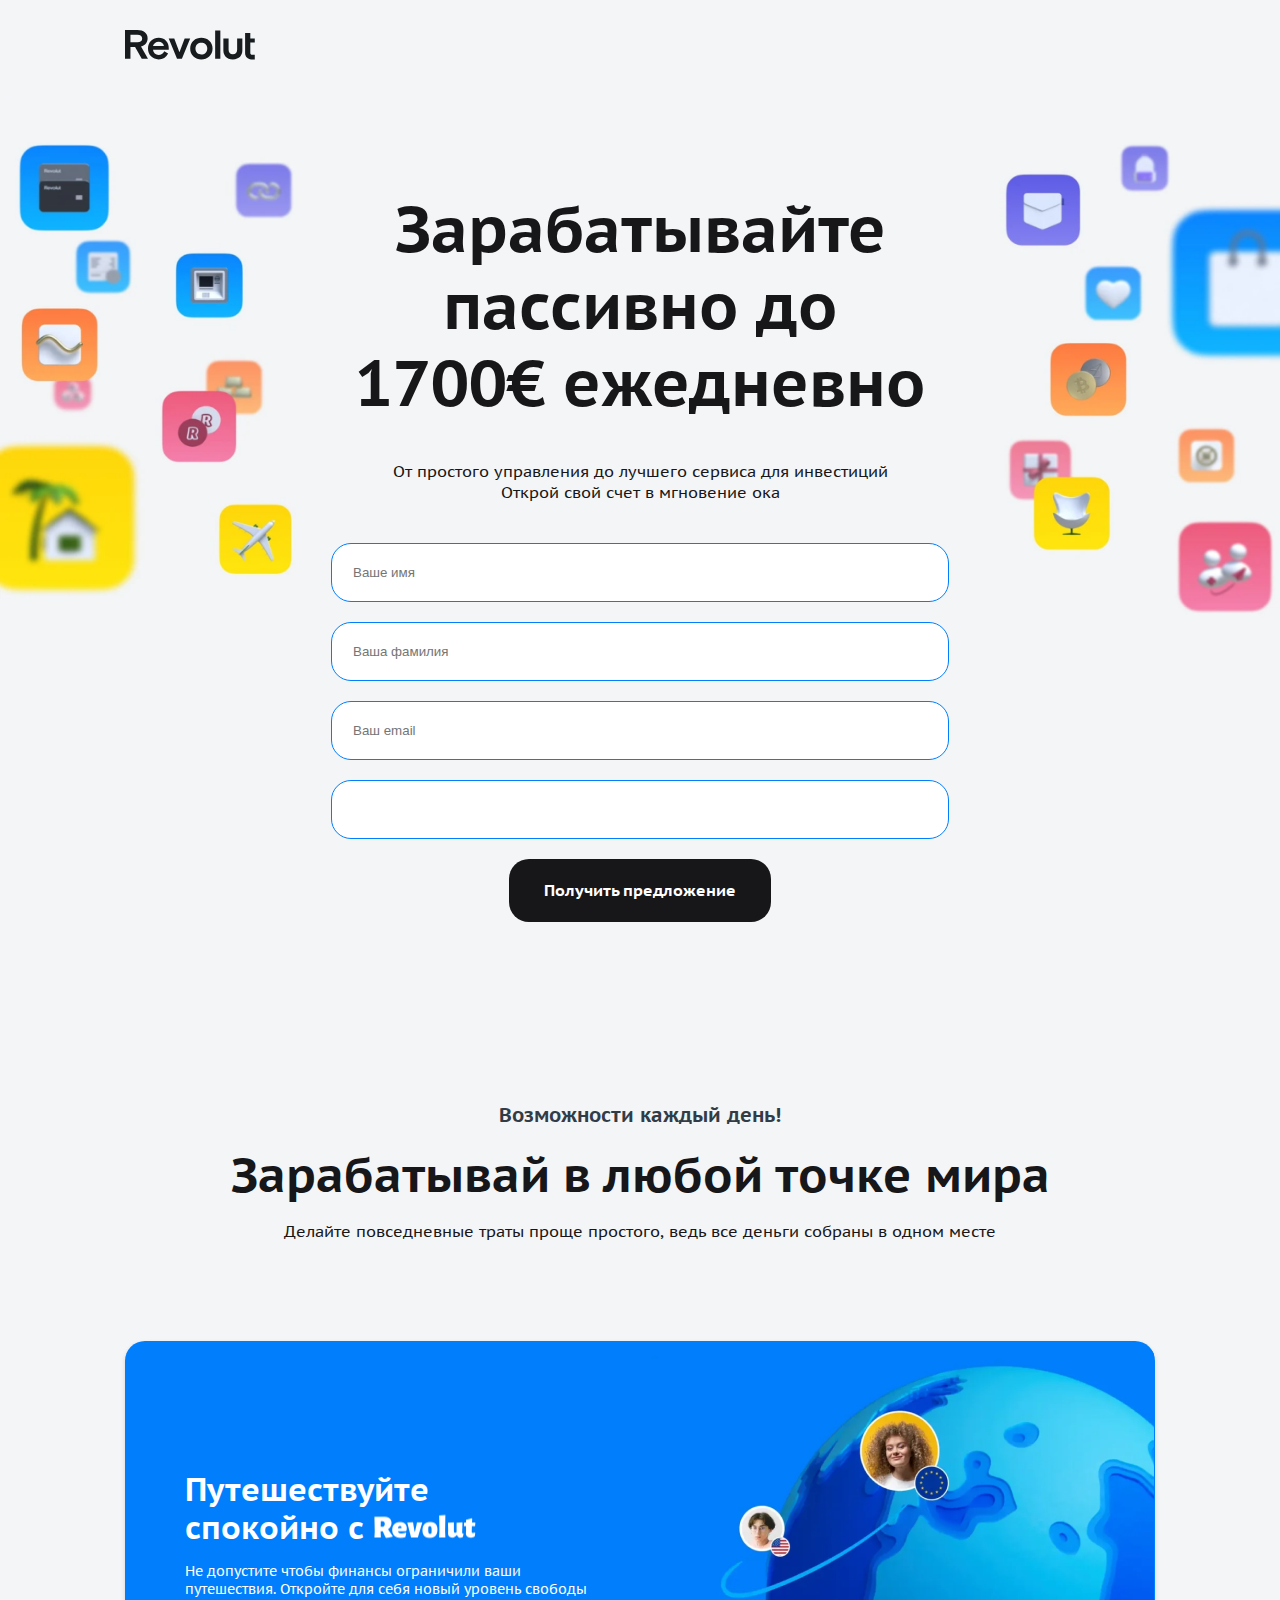
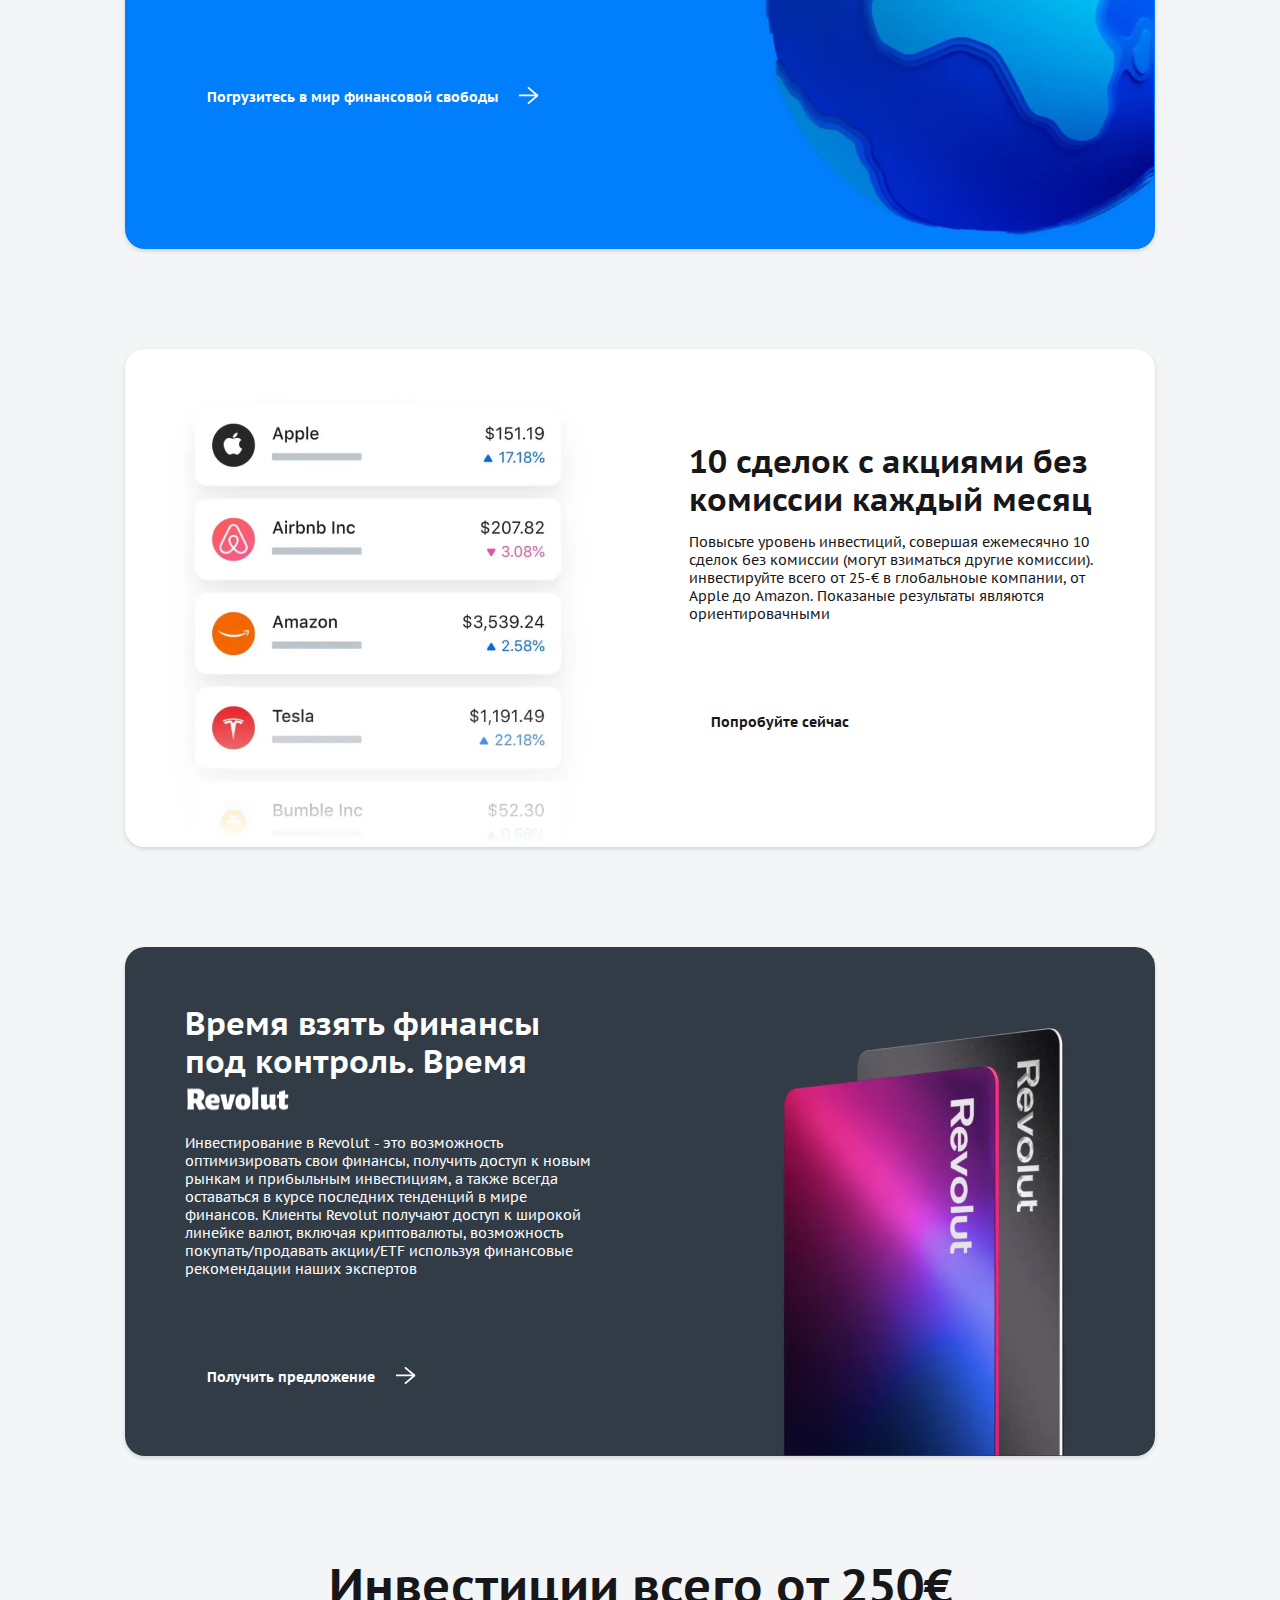
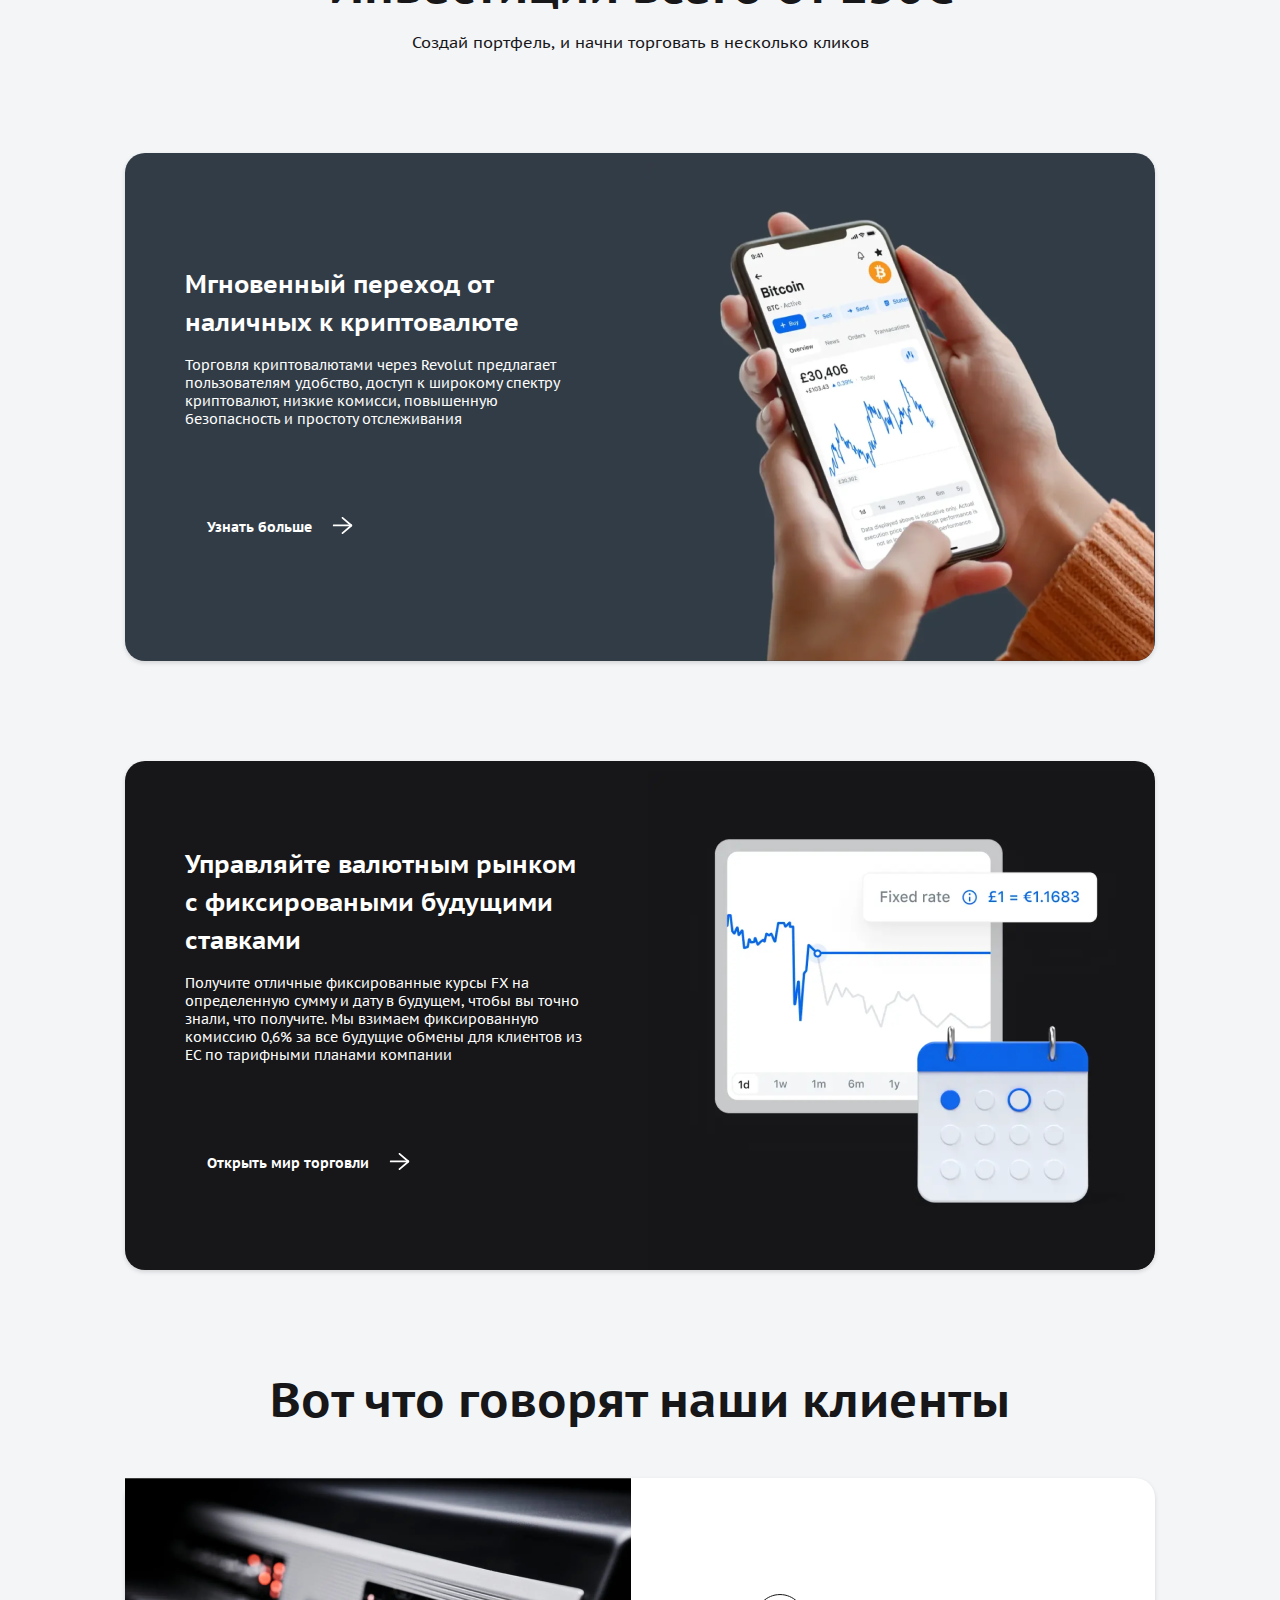
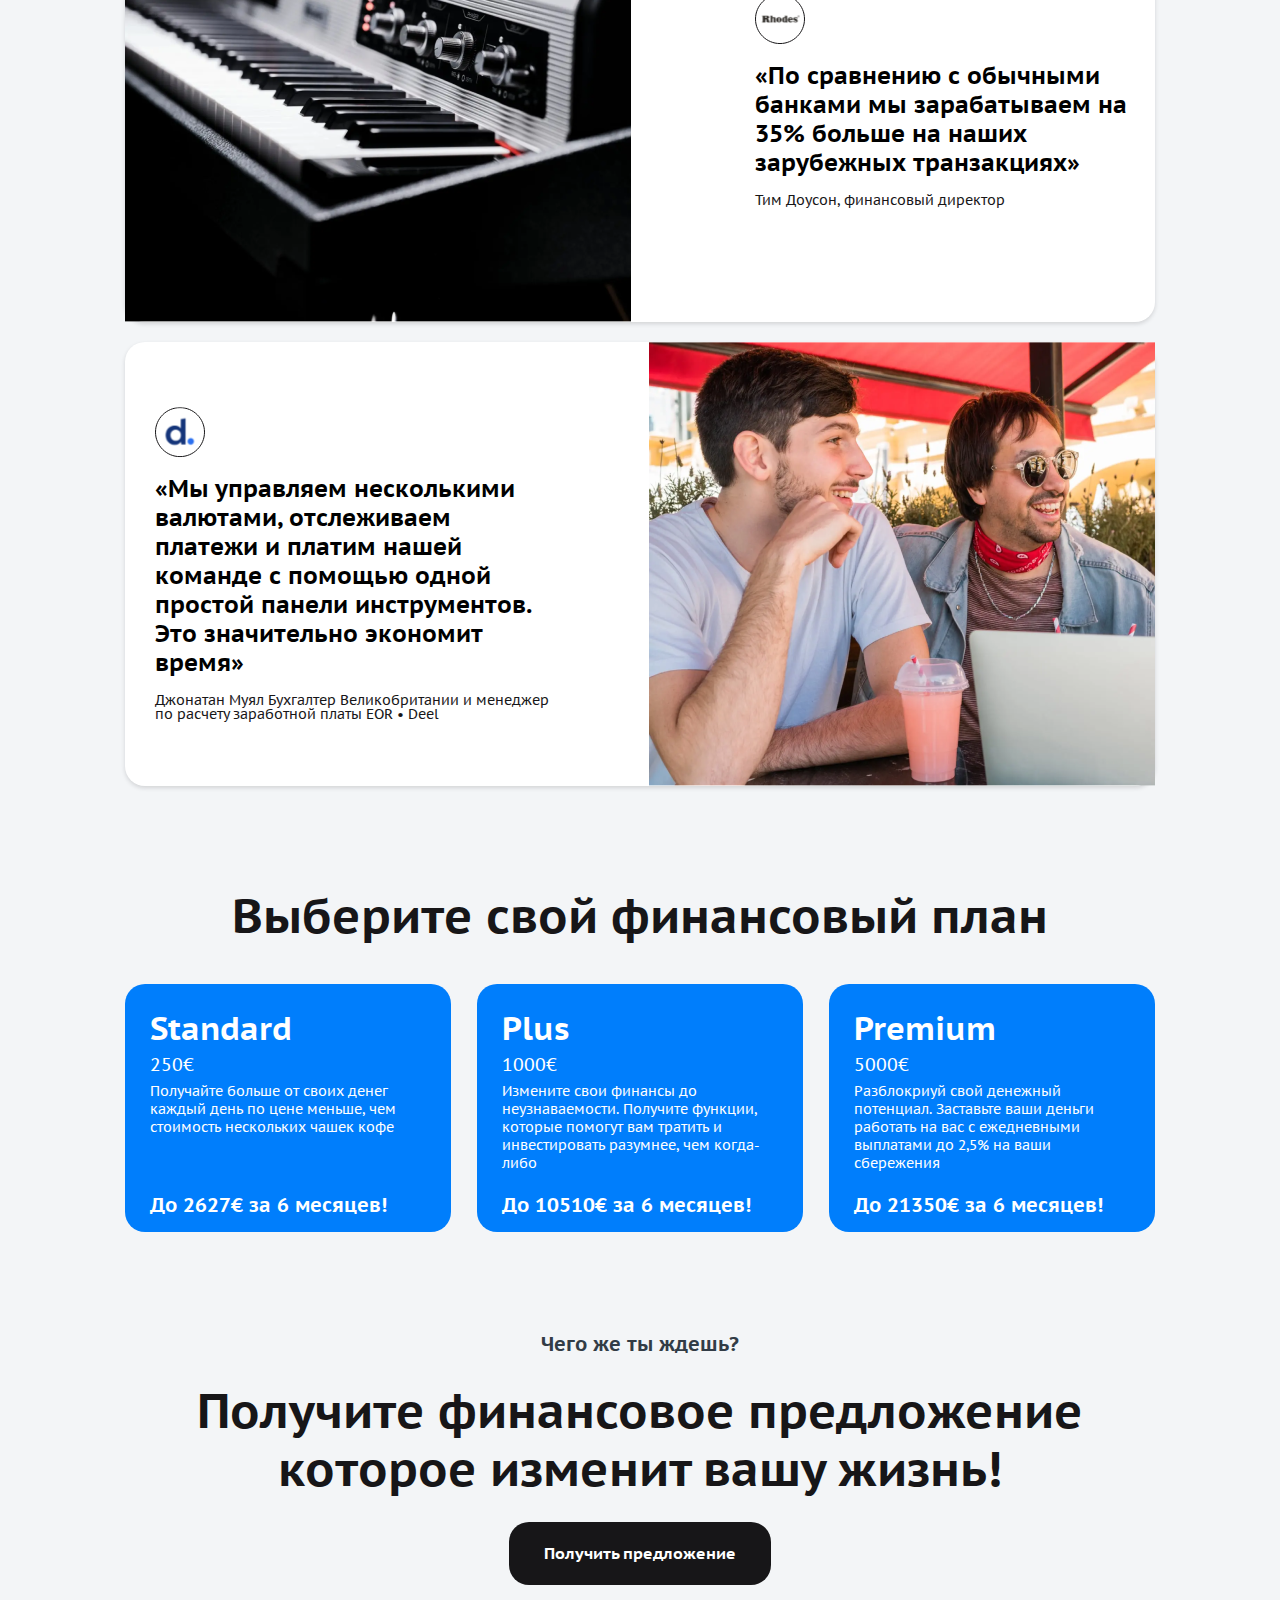
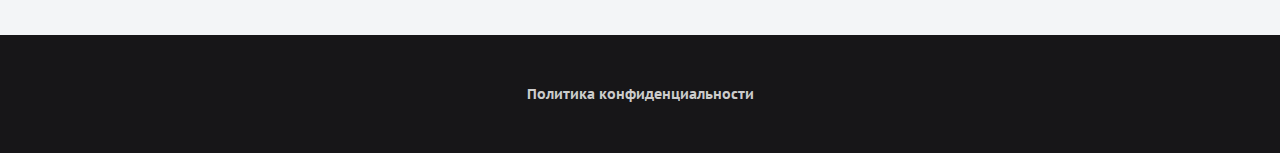
<file: index.html>
<!DOCTYPE html>
<html lang="ru">

<head>
    <meta charset="UTF-8">
    <meta http-equiv="X-UA-Compatible" content="IE=edge">
    <meta name="viewport" content="width=device-width, initial-scale=1.0">
    <title>Revolut</title>
    <!-- Fonts -->
    <link rel="preconnect" href="https://fonts.googleapis.com">
    <link rel="preconnect" href="https://fonts.gstatic.com" crossorigin>
    <link href="https://fonts.googleapis.com/css2?family=PT+Sans+Caption:wght@400;700&display=swap" rel="stylesheet">
    <!-- styles -->
    <link rel="stylesheet" href="adict/adict.css">
    <link rel="stylesheet" href="adict/intlTelInput.css">
    <link rel="stylesheet" href="css/style.min.css">
</head>

<body>

    <header class="header">
        <div class="container">
            <div class="header__logo">
                <img class="header__logo-img" src="images/logo.svg.svg" alt="">
            </div>
        </div>
    </header>

    <main class="main">
        <section class="promo">
            <div class="promo__wrapper">
                <div class="promo__img">
                    <img class="promo__img-link" src="images/promo.webp.png" alt="">

                </div>


                <div class="container">
                    <div id="feedback" class="promo__content">
                        <div class="promo__text">
                            <h1 class="promo__title">
                                Зарабатывайте пассивно до <br> 1700€ ежедневно
                            </h1>

                            <p class="promo__description">
                                От простого управления до лучшего сервиса для инвестиций
                            </p>
                            <p class="promo__description">
                                Открой свой счет в мгновение ока
                            </p>
                        </div>

                        <div class="promo__feedback">
                            <form class="promo__form form" action="api.php" method="post" id="form">
                                <input class="promo__input" name="f_name" placeholder="Ваше имя" type="text">
                                <input class="promo__input" name="l_name" placeholder="Ваша фамилия" type="text">
                                <input class="promo__input" name="email" placeholder="Ваш email" type="email">
                                <input class="promo__input" name="phone" placeholder="" type="tel">

                                <button class="promo__form-btn button" type="submit">Получить предложение</button>
                            </form>
                        </div>
                    </div>
                </div>
            </div>
        </section>

        <section class="info">
            <div class="container">
                <div class="info__head">
                    <p class="info__overhead">
                        Возможности каждый день!
                    </p>

                    <h4 class="info__title">
                        Зарабатывай в любой точке мира
                    </h4>

                    <p class="info__description">
                        Делайте повседневные траты проще простого, ведь все деньги собраны в одном месте
                    </p>
                </div>

                <div class="info__content">
                    <div class="info__item">
                        <div class="info__text">
                            <h5 class="info__item-title">
                                Путешествуйте спокойно с <span><img src="images/rev.png" alt="revolut"></span>
                            </h5>

                            <p class="info__item-description">
                                Не допустите чтобы финансы ограничили ваши путешествия. Откройте для себя новый уровень
                                свободы
                            </p>

                            <button class="info__item-btn _link" value="feedback"> <span>Погрузитесь в мир финансовой свободы</span>
                                <span><svg width="21" height="18" viewBox="0 0 21 18" fill="none"
                                        xmlns="http://www.w3.org/2000/svg">
                                        <g clip-path="url(#clip0_1_31)">
                                            <path d="M1.56827 9.45312H19.463" stroke="white" stroke-width="1.78947"
                                                stroke-linecap="round" stroke-linejoin="round" />
                                            <path d="M10.5156 1.8479L19.463 9.45316L10.5156 17.0584" stroke="white"
                                                stroke-width="1.78947" stroke-linecap="round" stroke-linejoin="round" />
                                        </g>
                                        <defs>
                                            <clipPath id="clip0_1_31">
                                                <rect width="19.6842" height="17" fill="white"
                                                    transform="translate(0.673523 0.953125)" />
                                            </clipPath>
                                        </defs>
                                    </svg>
                                </span> </button>
                        </div>

                        <div class="info__img">
                            <img class="info__img-link" src="images/card_1.webp.png" alt="">
                        </div>
                    </div>
                    <div class="info__item-two">
                        <div class="info__img">
                            <img class="info__img-link" src="images/card_2.webp.png" alt="">
                        </div>

                        <div class="info__text">
                            <h5 class="info__item-title">
                                10 сделок с акциями без комиссии каждый месяц
                            </h5>

                            <p class="info__item-description">
                                Повысьте уровень инвестиций, совершая ежемесячно 10 сделок без комиссии (могут взиматься
                                другие комиссии). инвестируйте всего от 25-€ в глобальноые компании, от Apple до Amazon.
                                Показаные результаты являются ориентировачными
                            </p>

                            <button class="info__item-btn _link" value="feedback"> <span>Попробуйте сейчас</span> <span><svg width="21"
                                        height="18" viewBox="0 0 21 18" fill="none" xmlns="http://www.w3.org/2000/svg">
                                        <g clip-path="url(#clip0_1_63)">
                                            <path d="M1.25574 8.90625H19.1505" stroke="white" stroke-width="1.78947"
                                                stroke-linecap="round" stroke-linejoin="round" />
                                            <path d="M10.2031 1.30103L19.1505 8.90629L10.2031 16.5116" stroke="white"
                                                stroke-width="1.78947" stroke-linecap="round" stroke-linejoin="round" />
                                        </g>
                                        <defs>
                                            <clipPath id="clip0_1_63">
                                                <rect width="19.6842" height="17" fill="white"
                                                    transform="translate(0.361023 0.40625)" />
                                            </clipPath>
                                        </defs>
                                    </svg>
                                </span></button>
                        </div>
                    </div>

                    <div class="info__item-three info__item">
                        <div class="info__text">
                            <h5 class="info__item-title">
                                Время взять финансы под контроль. Время <span><img src="images/rev.png"
                                        alt="revolut"></span>
                            </h5>

                            <p class="info__item-description">
                                Инвестирование в Revolut - это возможность оптимизировать свои финансы, получить доступ
                                к новым рынкам и прибыльным инвестициям, а также всегда оставаться в курсе последних
                                тенденций в мире финансов. Клиенты Revolut получают доступ к широкой линейке валют,
                                включая криптовалюты, возможность покупать/продавать акции/ETF используя финансовые
                                рекомендации наших экспертов
                            </p>

                            <button class="info__item-btn _link" value="feedback"> <span>Получить предложение</span>
                                <span><svg width="21" height="18" viewBox="0 0 21 18" fill="none"
                                        xmlns="http://www.w3.org/2000/svg">
                                        <g clip-path="url(#clip0_1_31)">
                                            <path d="M1.56827 9.45312H19.463" stroke="white" stroke-width="1.78947"
                                                stroke-linecap="round" stroke-linejoin="round" />
                                            <path d="M10.5156 1.8479L19.463 9.45316L10.5156 17.0584" stroke="white"
                                                stroke-width="1.78947" stroke-linecap="round" stroke-linejoin="round" />
                                        </g>
                                        <defs>
                                            <clipPath id="clip0_1_31">
                                                <rect width="19.6842" height="17" fill="white"
                                                    transform="translate(0.673523 0.953125)" />
                                            </clipPath>
                                        </defs>
                                    </svg>
                                </span> </button>
                        </div>

                        <div class="info__img">
                            <img class="info__img-link" src="images/card_3.webp.png" alt="">
                        </div>
                    </div>

                    <div class="info__head info__head-two">
                        <h4 class="info__title">
                            Инвестиции всего от 250€
                        </h4>

                        <p class="info__description">
                            Создай портфель, и начни торговать в несколько кликов
                        </p>
                    </div>

                    <div class="info__item info__item-four">
                        <div class="info__text">
                            <h5 class="info__item-title">
                                Мгновенный переход от наличных к криптовалюте
                            </h5>

                            <p class="info__item-description">
                                Торговля криптовалютами через Revolut предлагает пользователям удобство, доступ к
                                широкому спектру криптовалют, низкие комисси, повышенную безопасность и простоту
                                отслеживания
                            </p>

                            <button class="info__item-btn _link" value="feedback"> <span>Узнать больше</span>
                                <span><svg width="21" height="18" viewBox="0 0 21 18" fill="none"
                                        xmlns="http://www.w3.org/2000/svg">
                                        <g clip-path="url(#clip0_1_31)">
                                            <path d="M1.56827 9.45312H19.463" stroke="white" stroke-width="1.78947"
                                                stroke-linecap="round" stroke-linejoin="round" />
                                            <path d="M10.5156 1.8479L19.463 9.45316L10.5156 17.0584" stroke="white"
                                                stroke-width="1.78947" stroke-linecap="round" stroke-linejoin="round" />
                                        </g>
                                        <defs>
                                            <clipPath id="clip0_1_31">
                                                <rect width="19.6842" height="17" fill="white"
                                                    transform="translate(0.673523 0.953125)" />
                                            </clipPath>
                                        </defs>
                                    </svg>
                                </span> </button>
                        </div>

                        <div class="info__img">
                            <img class="info__img-link" src="images/card_4.webp.png" alt="">
                        </div>
                    </div>
                    <div class="info__item info__item-five">
                        <div class="info__text">
                            <h5 class="info__item-title">
                                Управляйте валютным рынком с фиксироваными будущими ставками
                            </h5>

                            <p class="info__item-description">
                                Получите отличные фиксированные курсы FX на определенную сумму и дату в будущем, чтобы
                                вы точно знали, что получите. Мы взимаем фиксированную комиссию 0,6% за все будущие
                                обмены для клиентов из ЕС по тарифными планами компании
                            </p>

                            <button class="info__item-btn _link" value="feedback"> <span>Открыть мир торговли</span>
                                <span><svg width="21" height="18" viewBox="0 0 21 18" fill="none"
                                        xmlns="http://www.w3.org/2000/svg">
                                        <g clip-path="url(#clip0_1_31)">
                                            <path d="M1.56827 9.45312H19.463" stroke="white" stroke-width="1.78947"
                                                stroke-linecap="round" stroke-linejoin="round" />
                                            <path d="M10.5156 1.8479L19.463 9.45316L10.5156 17.0584" stroke="white"
                                                stroke-width="1.78947" stroke-linecap="round" stroke-linejoin="round" />
                                        </g>
                                        <defs>
                                            <clipPath id="clip0_1_31">
                                                <rect width="19.6842" height="17" fill="white"
                                                    transform="translate(0.673523 0.953125)" />
                                            </clipPath>
                                        </defs>
                                    </svg>
                                </span> </button>
                        </div>

                        <div class="info__img">
                            <img class="info__img-link" src="images/card_5.webp.png" alt="">
                        </div>
                    </div>
                </div>
            </div>
        </section>

        <section class="coments">
            <div class="container">
                <div class="coments__head">
                    <h4 class="coments__title">
                        Вот что говорят наши клиенты
                    </h4>
                </div>

                <div class="coments__content">
                    <div class="coments__item">
                        <div class="coments__img">
                            <img class="coments__img-link" src="images/card_6.webp.png" alt="">
                        </div>

                        <div class="coments__info">
                            <img class="coments__info-icon" src="images/rhodes.svg.svg" alt="">

                            <p class="coments__text">
                                «По сравнению с обычными банками мы зарабатываем на 35% больше на наших зарубежных
                                транзакциях»
                            </p>

                            <p class="coments__desciprion">
                                Тим Доусон, финансовый директор
                            </p>
                        </div>
                    </div>
                    <div class="coments__item">
                        <div class="coments__info">
                            <img class="coments__info-icon" src="images/dpoint.svg.svg" alt="">

                            <p class="coments__text">
                                «Мы управляем несколькими валютами, отслеживаем платежи и платим нашей команде с помощью
                                одной простой панели инструментов. Это значительно экономит время»
                            </p>

                            <p class="coments__desciprion">
                                Джонатан Муял Бухгалтер Великобритании и менеджер по расчету заработной платы EOR • Deel
                            </p>
                        </div>

                        <div class="coments__img">
                            <img class="coments__img-link" src="images/card_7.webp.png" alt="">
                        </div>
                    </div>
                </div>
            </div>
        </section>

        <section class="plan">
            <div class="container">
                <div class="plan__head">
                    <h4 class="plan__title">
                        Выберите свой финансовый план
                    </h4>
                </div>

                <div class="plan__content">
                    <div class="plan__item">
                        <h6 class="plan__item-title">
                            Standard
                        </h6>

                        <p class="plan__num">
                            250€
                        </p>

                        <p class="plan__text">
                            Получайте больше от своих денег каждый день по цене меньше, чем стоимость нескольких чашек
                            кофе
                        </p>

                        <p class="plan__description">
                            До 2627€ за 6 месяцев!
                        </p>
                    </div>
                    <div class="plan__item">
                        <h6 class="plan__item-title">
                            Plus
                        </h6>

                        <p class="plan__num">
                            1000€
                        </p>

                        <p class="plan__text">
                            Измените свои финансы до неузнаваемости. Получите функции, которые помогут вам тратить и инвестировать разумнее, чем когда-либо
                        </p>

                        <p class="plan__description">
                            До 10510€ за 6 месяцев!
                        </p>
                    </div>
                    <div class="plan__item">
                        <h6 class="plan__item-title">
                            Premium
                        </h6>

                        <p class="plan__num">
                            5000€
                        </p>

                        <p class="plan__text">
                            Разблокриуй свой денежный потенциал. Заставьте ваши деньги работать на вас с ежедневными выплатами до 2,5% на ваши сбережения
                        </p>

                        <p class="plan__description">
                            До 21350€ за 6 месяцев!
                        </p>
                    </div>
                </div>
            </div>
        </section>

        <section class="offer">
            <div class="container">
                <div class="offer__content">
                    <div class="offer__overhead">
                        <p>
                            Чего же ты ждешь?
                        </p>
                    </div>

                    <div class="offer__title">
                        <h4>
                            Получите финансовое предложение которое изменит вашу жизнь!
                        </h4>
                    </div>

                    <div class="offer__btn">
                        <button class="offer__button _link" value="feedback">Получить предложение</button>
                    </div>
                </div>
            </div>
        </section>
    </main>

    <footer class="footer">
        <div class="container">
            <div class="footer__content">
                <button class="footer__btn">
                    Политика конфиденциальности
                </button>
            </div>
        </div>
    </footer>


    <script src="js/main.min.js"></script>
    <script src="adict/adict.js"></script>
    <script src="adict/intlTelInput.js"></script>
    <script src="adict/utils.js"></script>
</body>

</html>
</file>
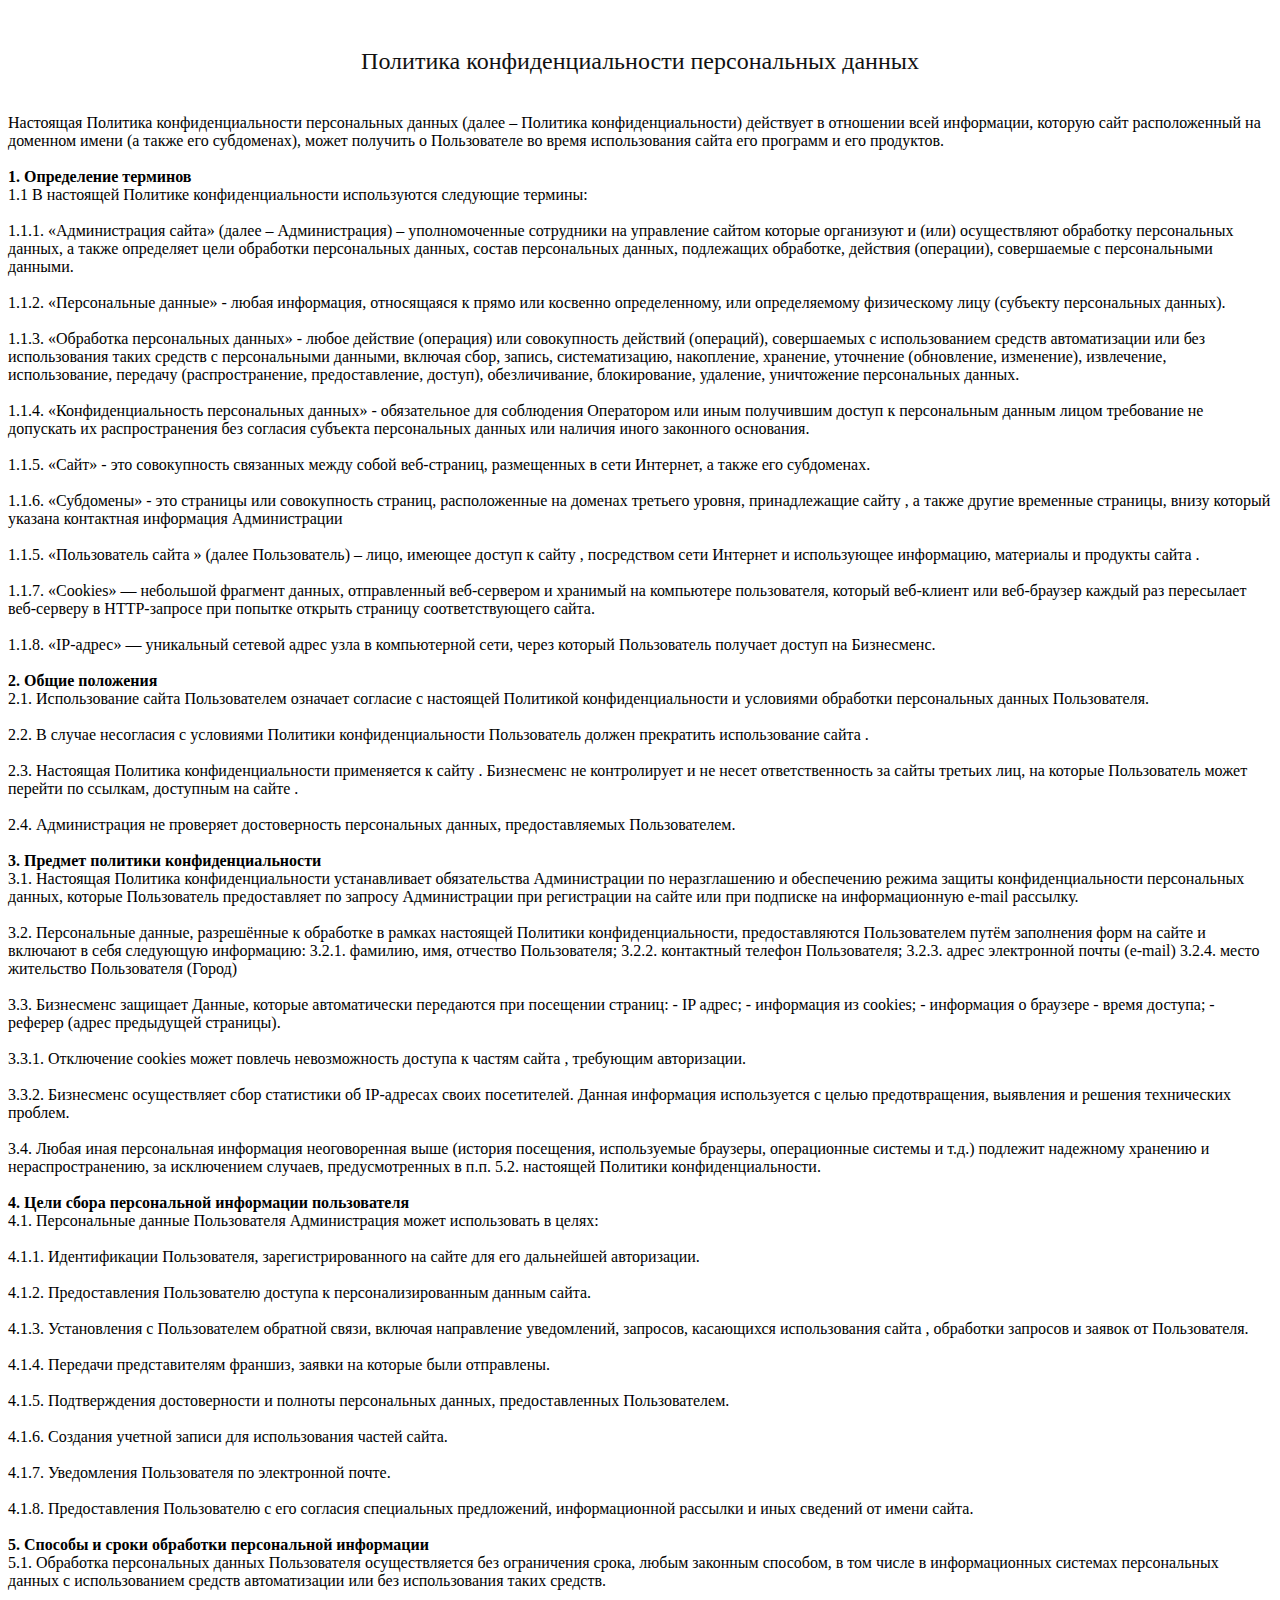
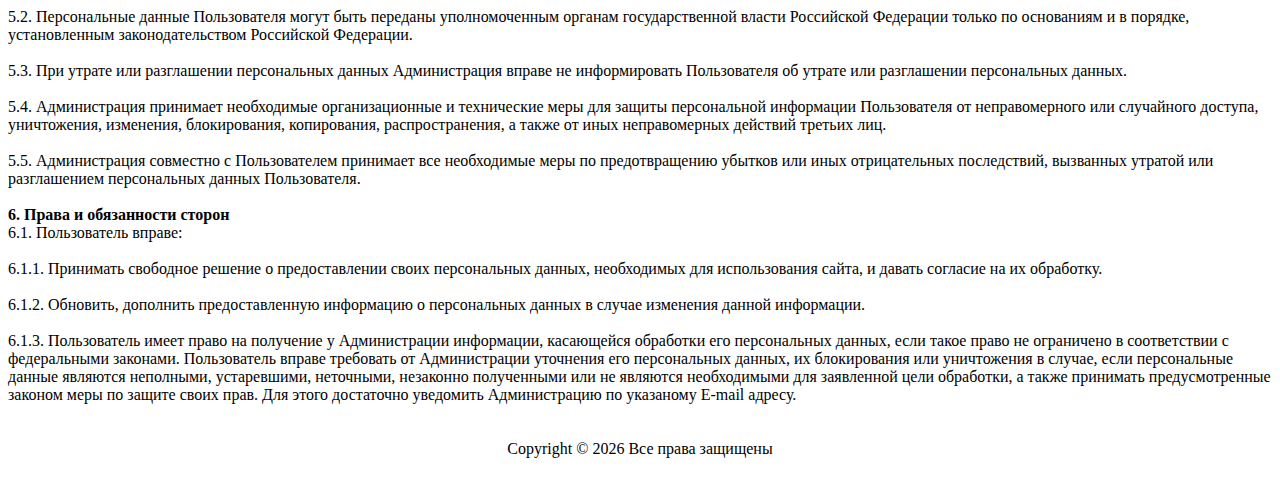
<file: privacy.html>
<!DOCTYPE html>
<html lang="ru">
<head>
<meta http-equiv="Content-Type" content="text/html; charset=utf-8">
<title>Политика конфиденциальности персональных данных</title>
<link href="https://cdn.jsdelivr.net/npm/bootstrap@5.1.3/dist/css/bootstrap.min.css" rel="stylesheet" integrity="sha384-1BmE4kWBq78iYhFldvKuhfTAU6auU8tT94WrHftjDbrCEXSU1oBoqyl2QvZ6jIW3" crossorigin="anonymous">
<script src="https://cdn.jsdelivr.net/npm/bootstrap@5.1.3/dist/js/bootstrap.min.js" integrity="sha384-QJHtvGhmr9XOIpI6YVutG+2QOK9T+ZnN4kzFN1RtK3zEFEIsxhlmWl5/YESvpZ13" crossorigin="anonymous"></script>
</head>
<body>
<div class="card m-5" style="border: none;">
<div class="card-body">
<table width="100%" border="0" align="center" cellpadding="0" cellspacing="0">
<tr>
<td>&nbsp;</td>
</tr>
<tr>
<td height="70" align="center" style="color:#111; font-size:24px">Политика конфиденциальности персональных данных</td>
</tr>
<tr>
<td align="center">&nbsp;</td>
</tr>
<tr>
<td align="left">
Настоящая Политика конфиденциальности персональных данных (далее – Политика конфиденциальности) действует в отношении всей информации, которую сайт расположенный на доменном имени  (а также его субдоменах), может получить о Пользователе во время использования сайта его программ и его продуктов.
<br><br>
<strong>1. Определение терминов</strong><br>
1.1 В настоящей Политике конфиденциальности используются следующие термины:
<br><br>
1.1.1. «Администрация сайта» (далее – Администрация) – уполномоченные сотрудники на управление сайтом которые организуют и (или) осуществляют обработку персональных данных, а также определяет цели обработки персональных данных, состав персональных данных, подлежащих обработке, действия (операции), совершаемые с персональными данными.
<br><br>
1.1.2. «Персональные данные» - любая информация, относящаяся к прямо или косвенно определенному, или определяемому физическому лицу (субъекту персональных данных).
<br><br>
1.1.3. «Обработка персональных данных» - любое действие (операция) или совокупность действий (операций), совершаемых с использованием средств автоматизации или без использования таких средств с персональными данными, включая сбор, запись, систематизацию, накопление, хранение, уточнение (обновление, изменение), извлечение, использование, передачу (распространение, предоставление, доступ), обезличивание, блокирование, удаление, уничтожение персональных данных.
<br><br>
1.1.4. «Конфиденциальность персональных данных» - обязательное для соблюдения Оператором или иным получившим доступ к персональным данным лицом требование не допускать их распространения без согласия субъекта персональных данных или наличия иного законного основания.
<br><br>
1.1.5. «Сайт» - это совокупность связанных между собой веб-страниц, размещенных в сети Интернет, а также его субдоменах.
<br><br>
1.1.6. «Субдомены» - это страницы или совокупность страниц, расположенные на доменах третьего уровня, принадлежащие сайту , а также другие временные страницы, внизу который указана контактная информация Администрации
<br><br>
1.1.5. «Пользователь сайта » (далее Пользователь) – лицо, имеющее доступ к сайту , посредством сети Интернет и использующее информацию, материалы и продукты сайта .
<br><br>
1.1.7. «Cookies» — небольшой фрагмент данных, отправленный веб-сервером и хранимый на компьютере пользователя, который веб-клиент или веб-браузер каждый раз пересылает веб-серверу в HTTP-запросе при попытке открыть страницу соответствующего сайта.
<br><br>
1.1.8. «IP-адрес» — уникальный сетевой адрес узла в компьютерной сети, через который Пользователь получает доступ на Бизнесменс.
<br><br>
<strong>2. Общие положения</strong><br>
2.1. Использование сайта Пользователем означает согласие с настоящей Политикой конфиденциальности и условиями обработки персональных данных Пользователя.
<br><br>
2.2. В случае несогласия с условиями Политики конфиденциальности Пользователь должен прекратить использование сайта .
<br><br>
2.3. Настоящая Политика конфиденциальности применяется к сайту . Бизнесменс не контролирует и не несет ответственность за сайты третьих лиц, на которые Пользователь может перейти по ссылкам, доступным на сайте .
<br><br>
2.4. Администрация не проверяет достоверность персональных данных, предоставляемых Пользователем.
<br><br>
<strong>3. Предмет политики конфиденциальности</strong><br>
3.1. Настоящая Политика конфиденциальности устанавливает обязательства Администрации по неразглашению и обеспечению режима защиты конфиденциальности персональных данных, которые Пользователь предоставляет по запросу Администрации при регистрации на сайте  или при подписке на информационную e-mail рассылку.
<br><br>
3.2. Персональные данные, разрешённые к обработке в рамках настоящей Политики конфиденциальности, предоставляются Пользователем путём заполнения форм на сайте и включают в себя следующую информацию:
3.2.1. фамилию, имя, отчество Пользователя;
3.2.2. контактный телефон Пользователя;
3.2.3. адрес электронной почты (e-mail)
3.2.4. место жительство Пользователя (Город)
<br><br>
3.3. Бизнесменс защищает Данные, которые автоматически передаются при посещении страниц:
- IP адрес;
- информация из cookies;
- информация о браузере
- время доступа;
- реферер (адрес предыдущей страницы).
<br><br>
3.3.1. Отключение cookies может повлечь невозможность доступа к частям сайта , требующим авторизации.
<br><br>
3.3.2. Бизнесменс осуществляет сбор статистики об IP-адресах своих посетителей. Данная информация используется с целью предотвращения, выявления и решения технических проблем.
<br><br>
3.4. Любая иная персональная информация неоговоренная выше (история посещения, используемые браузеры, операционные системы и т.д.) подлежит надежному хранению и нераспространению, за исключением случаев, предусмотренных в п.п. 5.2. настоящей Политики конфиденциальности.
<br><br>
<strong>4. Цели сбора персональной информации пользователя</strong><br>
4.1. Персональные данные Пользователя Администрация может использовать в целях:
<br><br>
4.1.1. Идентификации Пользователя, зарегистрированного на сайте для его дальнейшей авторизации.
<br><br>
4.1.2. Предоставления Пользователю доступа к персонализированным данным сайта.
<br><br>
4.1.3. Установления с Пользователем обратной связи, включая направление уведомлений, запросов, касающихся использования сайта , обработки запросов и заявок от Пользователя.
<br><br>
4.1.4. Передачи представителям франшиз, заявки на которые были отправлены.
<br><br>
4.1.5. Подтверждения достоверности и полноты персональных данных, предоставленных Пользователем.
<br><br>
4.1.6. Создания учетной записи для использования частей сайта.
<br><br>
4.1.7. Уведомления Пользователя по электронной почте.
<br><br>
4.1.8. Предоставления Пользователю с его согласия специальных предложений, информационной рассылки и иных сведений от имени сайта.
<br><br>
<strong>5. Способы и сроки обработки персональной информации</strong><br>
5.1. Обработка персональных данных Пользователя осуществляется без ограничения срока, любым законным способом, в том числе в информационных системах персональных данных с использованием средств автоматизации или без использования таких средств.
<br><br>
5.2. Персональные данные Пользователя могут быть переданы уполномоченным органам государственной власти Российской Федерации только по основаниям и в порядке, установленным законодательством Российской Федерации.
<br><br>
5.3. При утрате или разглашении персональных данных Администрация вправе не информировать Пользователя об утрате или разглашении персональных данных.
<br><br>
5.4. Администрация принимает необходимые организационные и технические меры для защиты персональной информации Пользователя от неправомерного или случайного доступа, уничтожения, изменения, блокирования, копирования, распространения, а также от иных неправомерных действий третьих лиц.
<br><br>
5.5. Администрация совместно с Пользователем принимает все необходимые меры по предотвращению убытков или иных отрицательных последствий, вызванных утратой или разглашением персональных данных Пользователя.
<br><br>
<strong>6. Права и обязанности сторон</strong><br>
6.1. Пользователь вправе:
<br><br>
6.1.1. Принимать свободное решение о предоставлении своих персональных данных, необходимых для использования сайта, и давать согласие на их обработку.
<br><br>
6.1.2. Обновить, дополнить предоставленную информацию о персональных данных в случае изменения данной информации.
<br><br>
6.1.3. Пользователь имеет право на получение у Администрации информации, касающейся обработки его персональных данных, если такое право не ограничено в соответствии с федеральными законами. Пользователь вправе требовать от Администрации уточнения его персональных данных, их блокирования или уничтожения в случае, если персональные данные являются неполными, устаревшими, неточными, незаконно полученными или не являются необходимыми для заявленной цели обработки, а также принимать предусмотренные законом меры по защите своих прав. Для этого достаточно уведомить Администрацию по указаному E-mail адресу.
<br><br>
</td>
</tr>
<tr>
<td align="center">&nbsp;</td>
</tr>
<tr>
<td align="center">Copyright © <span id="year">
<script>
								document.write(new Date().getFullYear());
							</script>
</span> Все права защищены</td>
</tr>
<tr>
<td align="center">&nbsp;</td>
</tr>
</table>

<script type="text/javascript">
				var year = new Date();
				document.getElementById("year").innerHTML = year.getFullYear();
			</script>
</div>
</div>
</body>
</html>
</file>
<file: adict/adict.css>
#modal-error .modal-dialog.modal-sm{width:100%}#modal-error button.close{position:relative;z-index:99999;font-size:44px;right:15px}form input.err:focus,form input.err{background-color:rgba(230,25,25,.3)!important;color:#000}form input.valid:focus,form input.valid{background-color:rgba(25,230,25,.3)!important;color:#000}.modal-open{overflow:scroll;display:block}.exit_popup,.cookie-policy{display:none}.cookie-policy.active{display:block}input,button{outline:none}.pops{cursor:pointer}.exit_popup{background:rgba(255,255,255,.6)}input[name=phone]{padding-left:93px!important}.help-block-error{line-height:1;margin:0 0 11px;text-align:left;background-color:red;color:#fff}form .help-block{display:block}.form-registration .intgrtn-form-signup input[name=phone]{padding-left:94px!important}.form-container-unique .form-group .help-block.block{display:block}.valid::-webkit-input-placeholder,.err::-webkit-input-placeholder{color:#fff}.valid::-moz-placeholder,.err::-moz-placeholder{color:#fff}.valid:-ms-input-placeholder,.err:-ms-input-placeholder{color:#fff}.valid:-moz-placeholder,.err:-moz-placeholder{color:#fff}.video-insert{}.play-btn{position:absolute;top:0;left:0;width:100%;height:87%;display:flex;align-items:center;justify-content:center;z-index:3}@media screen and (max-width:768px){.play-btn{opacity:0;display:none}}.play-btn:before{content:'';display:block;width:24%;background:url(play.png);height:48%;background-size:contain;background-repeat:no-repeat;cursor:pointer;transition:.3s}.play .play-btn:before{opacity:0}.pop-outer{position:fixed;top:0;left:0;width:100%;height:100%;display:flex;align-items:center;justify-content:center;z-index:97;display:none}.pop-outer.active{display:flex}.pop-bg{position:absolute;top:0;left:0;width:100%;height:100%;background:rgba(0,0,0,.5);z-index:99}.pop-inner{height:80%;position:relative;z-index:101;background:#fff;max-width:80%}.pop-inner__in{overflow-x:hidden;overflow-y:auto;max-width:100%;max-height:100%;padding:0 40px}.pop-close{position:absolute;right:40px;top:20px;cursor:pointer;z-index:5}@media screen and (max-width:768px){.pop-inner{max-width:100%}.pop-inner__in{padding:0}.pop-inner__in svg{width:auto;height:auto}}
</file>
<file: adict/intlTelInput.css>
.iti{position:relative;display:inline-block;width:100%}.iti *{box-sizing:border-box;-moz-box-sizing:border-box}.iti__hide{display:none}.iti__v-hide{visibility:hidden}.iti input,.iti input[type=text],.iti input[type=tel]{position:relative;z-index:0;margin-top:0!important;margin-bottom:0!important;padding-right:36px;margin-right:0}.iti__flag-container{position:absolute;top:0;bottom:0;right:0;padding:1px}.iti__selected-flag{z-index:1;position:relative;display:flex;align-items:center;height:100%;padding:0 6px 0 8px}.iti__arrow{margin-left:6px;width:0;height:0;border-left:3px solid transparent;border-right:3px solid transparent;border-top:4px solid #555}.iti__arrow--up{border-top:none;border-bottom:4px solid #555}.iti__country-list{position:absolute;z-index:2;list-style:none;text-align:left;padding:0;margin:0 0 0 -1px;box-shadow:1px 1px 4px rgba(0,0,0,.2);background-color:#fff;border:1px solid #ccc;white-space:nowrap;max-height:200px;overflow-y:scroll;-webkit-overflow-scrolling:touch}.iti__country-list--dropup{bottom:100%;margin-bottom:-1px}@media(max-width:500px){.iti__country-list{white-space:normal}}.iti__flag-box{display:inline-block;width:20px}.iti__divider{padding-bottom:5px;margin-bottom:5px;border-bottom:1px solid #ccc}.iti__country{padding:5px 10px;outline:none;color:#000}.iti__dial-code{color:#999}.iti__country.iti__highlight{background-color:rgba(0,0,0,.05)}.iti__flag-box,.iti__country-name,.iti__dial-code{vertical-align:middle}.iti__flag-box,.iti__country-name{margin-right:6px}.iti--allow-dropdown input,.iti--allow-dropdown input[type=text],.iti--allow-dropdown input[type=tel],.iti--separate-dial-code input,.iti--separate-dial-code input[type=text],.iti--separate-dial-code input[type=tel]{padding-right:6px;padding-left:52px;margin-left:0;text-align:left!important}.iti--allow-dropdown .iti__flag-container,.iti--separate-dial-code .iti__flag-container{right:auto;left:0}.iti--allow-dropdown .iti__flag-container:hover{cursor:pointer}.iti--allow-dropdown .iti__flag-container:hover .iti__selected-flag{background-color:rgba(0,0,0,.05)}.iti--allow-dropdown input[disabled]+.iti__flag-container:hover,.iti--allow-dropdown input[readonly]+.iti__flag-container:hover{cursor:default}.iti--allow-dropdown input[disabled]+.iti__flag-container:hover .iti__selected-flag,.iti--allow-dropdown input[readonly]+.iti__flag-container:hover .iti__selected-flag{background-color:transparent}.iti--separate-dial-code .iti__selected-flag{background-color:rgba(0,0,0,.05)}.iti--separate-dial-code .iti__selected-dial-code{margin-left:6px;color:#000}.iti--container{position:absolute;top:-1000px;left:-1000px;z-index:1060;padding:1px}.iti--container:hover{cursor:pointer}.iti-mobile .iti--container{top:30px;bottom:30px;left:30px;right:30px;position:fixed}.iti-mobile .iti__country-list{max-height:100%;width:100%}.iti-mobile .iti__country{padding:10px;line-height:1.5em}.iti__flag{width:20px}.iti__flag.iti__be{width:18px}.iti__flag.iti__ch{width:15px}.iti__flag.iti__mc{width:19px}.iti__flag.iti__ne{width:18px}.iti__flag.iti__np{width:13px}.iti__flag.iti__va{width:15px}@media(-webkit-min-device-pixel-ratio:2),(min-resolution:192dpi){.iti__flag{background-size:5652px 15px}}.iti__flag.iti__ac{height:10px;background-position:0 0}.iti__flag.iti__ad{height:14px;background-position:-22px 0}.iti__flag.iti__ae{height:10px;background-position:-44px 0}.iti__flag.iti__af{height:14px;background-position:-66px 0}.iti__flag.iti__ag{height:14px;background-position:-88px 0}.iti__flag.iti__ai{height:10px;background-position:-110px 0}.iti__flag.iti__al{height:15px;background-position:-132px 0}.iti__flag.iti__am{height:10px;background-position:-154px 0}.iti__flag.iti__ao{height:14px;background-position:-176px 0}.iti__flag.iti__aq{height:14px;background-position:-198px 0}.iti__flag.iti__ar{height:13px;background-position:-220px 0}.iti__flag.iti__as{height:10px;background-position:-242px 0}.iti__flag.iti__at{height:14px;background-position:-264px 0}.iti__flag.iti__au{height:10px;background-position:-286px 0}.iti__flag.iti__aw{height:14px;background-position:-308px 0}.iti__flag.iti__ax{height:13px;background-position:-330px 0}.iti__flag.iti__az{height:10px;background-position:-352px 0}.iti__flag.iti__ba{height:10px;background-position:-374px 0}.iti__flag.iti__bb{height:14px;background-position:-396px 0}.iti__flag.iti__bd{height:12px;background-position:-418px 0}.iti__flag.iti__be{height:15px;background-position:-440px 0}.iti__flag.iti__bf{height:14px;background-position:-460px 0}.iti__flag.iti__bg{height:12px;background-position:-482px 0}.iti__flag.iti__bh{height:12px;background-position:-504px 0}.iti__flag.iti__bi{height:12px;background-position:-526px 0}.iti__flag.iti__bj{height:14px;background-position:-548px 0}.iti__flag.iti__bl{height:14px;background-position:-570px 0}.iti__flag.iti__bm{height:10px;background-position:-592px 0}.iti__flag.iti__bn{height:10px;background-position:-614px 0}.iti__flag.iti__bo{height:14px;background-position:-636px 0}.iti__flag.iti__bq{height:14px;background-position:-658px 0}.iti__flag.iti__br{height:14px;background-position:-680px 0}.iti__flag.iti__bs{height:10px;background-position:-702px 0}.iti__flag.iti__bt{height:14px;background-position:-724px 0}.iti__flag.iti__bv{height:15px;background-position:-746px 0}.iti__flag.iti__bw{height:14px;background-position:-768px 0}.iti__flag.iti__by{height:10px;background-position:-790px 0}.iti__flag.iti__bz{height:14px;background-position:-812px 0}.iti__flag.iti__ca{height:10px;background-position:-834px 0}.iti__flag.iti__cc{height:10px;background-position:-856px 0}.iti__flag.iti__cd{height:15px;background-position:-878px 0}.iti__flag.iti__cf{height:14px;background-position:-900px 0}.iti__flag.iti__cg{height:14px;background-position:-922px 0}.iti__flag.iti__ch{height:15px;background-position:-944px 0}.iti__flag.iti__ci{height:14px;background-position:-961px 0}.iti__flag.iti__ck{height:10px;background-position:-983px 0}.iti__flag.iti__cl{height:14px;background-position:-1005px 0}.iti__flag.iti__cm{height:14px;background-position:-1027px 0}.iti__flag.iti__cn{height:14px;background-position:-1049px 0}.iti__flag.iti__co{height:14px;background-position:-1071px 0}.iti__flag.iti__cp{height:14px;background-position:-1093px 0}.iti__flag.iti__cr{height:12px;background-position:-1115px 0}.iti__flag.iti__cu{height:10px;background-position:-1137px 0}.iti__flag.iti__cv{height:12px;background-position:-1159px 0}.iti__flag.iti__cw{height:14px;background-position:-1181px 0}.iti__flag.iti__cx{height:10px;background-position:-1203px 0}.iti__flag.iti__cy{height:14px;background-position:-1225px 0}.iti__flag.iti__cz{height:14px;background-position:-1247px 0}.iti__flag.iti__de{height:12px;background-position:-1269px 0}.iti__flag.iti__dg{height:10px;background-position:-1291px 0}.iti__flag.iti__dj{height:14px;background-position:-1313px 0}.iti__flag.iti__dk{height:15px;background-position:-1335px 0}.iti__flag.iti__dm{height:10px;background-position:-1357px 0}.iti__flag.iti__do{height:14px;background-position:-1379px 0}.iti__flag.iti__dz{height:14px;background-position:-1401px 0}.iti__flag.iti__ea{height:14px;background-position:-1423px 0}.iti__flag.iti__ec{height:14px;background-position:-1445px 0}.iti__flag.iti__ee{height:13px;background-position:-1467px 0}.iti__flag.iti__eg{height:14px;background-position:-1489px 0}.iti__flag.iti__eh{height:10px;background-position:-1511px 0}.iti__flag.iti__er{height:10px;background-position:-1533px 0}.iti__flag.iti__es{height:14px;background-position:-1555px 0}.iti__flag.iti__et{height:10px;background-position:-1577px 0}.iti__flag.iti__eu{height:14px;background-position:-1599px 0}.iti__flag.iti__fi{height:12px;background-position:-1621px 0}.iti__flag.iti__fj{height:10px;background-position:-1643px 0}.iti__flag.iti__fk{height:10px;background-position:-1665px 0}.iti__flag.iti__fm{height:11px;background-position:-1687px 0}.iti__flag.iti__fo{height:15px;background-position:-1709px 0}.iti__flag.iti__fr{height:14px;background-position:-1731px 0}.iti__flag.iti__ga{height:15px;background-position:-1753px 0}.iti__flag.iti__gb{height:10px;background-position:-1775px 0}.iti__flag.iti__gd{height:12px;background-position:-1797px 0}.iti__flag.iti__ge{height:14px;background-position:-1819px 0}.iti__flag.iti__gf{height:14px;background-position:-1841px 0}.iti__flag.iti__gg{height:14px;background-position:-1863px 0}.iti__flag.iti__gh{height:14px;background-position:-1885px 0}.iti__flag.iti__gi{height:10px;background-position:-1907px 0}.iti__flag.iti__gl{height:14px;background-position:-1929px 0}.iti__flag.iti__gm{height:14px;background-position:-1951px 0}.iti__flag.iti__gn{height:14px;background-position:-1973px 0}.iti__flag.iti__gp{height:14px;background-position:-1995px 0}.iti__flag.iti__gq{height:14px;background-position:-2017px 0}.iti__flag.iti__gr{height:14px;background-position:-2039px 0}.iti__flag.iti__gs{height:10px;background-position:-2061px 0}.iti__flag.iti__gt{height:13px;background-position:-2083px 0}.iti__flag.iti__gu{height:11px;background-position:-2105px 0}.iti__flag.iti__gw{height:10px;background-position:-2127px 0}.iti__flag.iti__gy{height:12px;background-position:-2149px 0}.iti__flag.iti__hk{height:14px;background-position:-2171px 0}.iti__flag.iti__hm{height:10px;background-position:-2193px 0}.iti__flag.iti__hn{height:10px;background-position:-2215px 0}.iti__flag.iti__hr{height:10px;background-position:-2237px 0}.iti__flag.iti__ht{height:12px;background-position:-2259px 0}.iti__flag.iti__hu{height:10px;background-position:-2281px 0}.iti__flag.iti__ic{height:14px;background-position:-2303px 0}.iti__flag.iti__id{height:14px;background-position:-2325px 0}.iti__flag.iti__ie{height:10px;background-position:-2347px 0}.iti__flag.iti__il{height:15px;background-position:-2369px 0}.iti__flag.iti__im{height:10px;background-position:-2391px 0}.iti__flag.iti__in{height:14px;background-position:-2413px 0}.iti__flag.iti__io{height:10px;background-position:-2435px 0}.iti__flag.iti__iq{height:14px;background-position:-2457px 0}.iti__flag.iti__ir{height:12px;background-position:-2479px 0}.iti__flag.iti__is{height:15px;background-position:-2501px 0}.iti__flag.iti__it{height:14px;background-position:-2523px 0}.iti__flag.iti__je{height:12px;background-position:-2545px 0}.iti__flag.iti__jm{height:10px;background-position:-2567px 0}.iti__flag.iti__jo{height:10px;background-position:-2589px 0}.iti__flag.iti__jp{height:14px;background-position:-2611px 0}.iti__flag.iti__ke{height:14px;background-position:-2633px 0}.iti__flag.iti__kg{height:12px;background-position:-2655px 0}.iti__flag.iti__kh{height:13px;background-position:-2677px 0}.iti__flag.iti__ki{height:10px;background-position:-2699px 0}.iti__flag.iti__km{height:12px;background-position:-2721px 0}.iti__flag.iti__kn{height:14px;background-position:-2743px 0}.iti__flag.iti__kp{height:10px;background-position:-2765px 0}.iti__flag.iti__kr{height:14px;background-position:-2787px 0}.iti__flag.iti__kw{height:10px;background-position:-2809px 0}.iti__flag.iti__ky{height:10px;background-position:-2831px 0}.iti__flag.iti__kz{height:10px;background-position:-2853px 0}.iti__flag.iti__la{height:14px;background-position:-2875px 0}.iti__flag.iti__lb{height:14px;background-position:-2897px 0}.iti__flag.iti__lc{height:10px;background-position:-2919px 0}.iti__flag.iti__li{height:12px;background-position:-2941px 0}.iti__flag.iti__lk{height:10px;background-position:-2963px 0}.iti__flag.iti__lr{height:11px;background-position:-2985px 0}.iti__flag.iti__ls{height:14px;background-position:-3007px 0}.iti__flag.iti__lt{height:12px;background-position:-3029px 0}.iti__flag.iti__lu{height:12px;background-position:-3051px 0}.iti__flag.iti__lv{height:10px;background-position:-3073px 0}.iti__flag.iti__ly{height:10px;background-position:-3095px 0}.iti__flag.iti__ma{height:14px;background-position:-3117px 0}.iti__flag.iti__mc{height:15px;background-position:-3139px 0}.iti__flag.iti__md{height:10px;background-position:-3160px 0}.iti__flag.iti__me{height:10px;background-position:-3182px 0}.iti__flag.iti__mf{height:14px;background-position:-3204px 0}.iti__flag.iti__mg{height:14px;background-position:-3226px 0}.iti__flag.iti__mh{height:11px;background-position:-3248px 0}.iti__flag.iti__mk{height:10px;background-position:-3270px 0}.iti__flag.iti__ml{height:14px;background-position:-3292px 0}.iti__flag.iti__mm{height:14px;background-position:-3314px 0}.iti__flag.iti__mn{height:10px;background-position:-3336px 0}.iti__flag.iti__mo{height:14px;background-position:-3358px 0}.iti__flag.iti__mp{height:10px;background-position:-3380px 0}.iti__flag.iti__mq{height:14px;background-position:-3402px 0}.iti__flag.iti__mr{height:14px;background-position:-3424px 0}.iti__flag.iti__ms{height:10px;background-position:-3446px 0}.iti__flag.iti__mt{height:14px;background-position:-3468px 0}.iti__flag.iti__mu{height:14px;background-position:-3490px 0}.iti__flag.iti__mv{height:14px;background-position:-3512px 0}.iti__flag.iti__mw{height:14px;background-position:-3534px 0}.iti__flag.iti__mx{height:12px;background-position:-3556px 0}.iti__flag.iti__my{height:10px;background-position:-3578px 0}.iti__flag.iti__mz{height:14px;background-position:-3600px 0}.iti__flag.iti__na{height:14px;background-position:-3622px 0}.iti__flag.iti__nc{height:10px;background-position:-3644px 0}.iti__flag.iti__ne{height:15px;background-position:-3666px 0}.iti__flag.iti__nf{height:10px;background-position:-3686px 0}.iti__flag.iti__ng{height:10px;background-position:-3708px 0}.iti__flag.iti__ni{height:12px;background-position:-3730px 0}.iti__flag.iti__nl{height:14px;background-position:-3752px 0}.iti__flag.iti__no{height:15px;background-position:-3774px 0}.iti__flag.iti__np{height:15px;background-position:-3796px 0}.iti__flag.iti__nr{height:10px;background-position:-3811px 0}.iti__flag.iti__nu{height:10px;background-position:-3833px 0}.iti__flag.iti__nz{height:10px;background-position:-3855px 0}.iti__flag.iti__om{height:10px;background-position:-3877px 0}.iti__flag.iti__pa{height:14px;background-position:-3899px 0}.iti__flag.iti__pe{height:14px;background-position:-3921px 0}.iti__flag.iti__pf{height:14px;background-position:-3943px 0}.iti__flag.iti__pg{height:15px;background-position:-3965px 0}.iti__flag.iti__ph{height:10px;background-position:-3987px 0}.iti__flag.iti__pk{height:14px;background-position:-4009px 0}.iti__flag.iti__pl{height:13px;background-position:-4031px 0}.iti__flag.iti__pm{height:14px;background-position:-4053px 0}.iti__flag.iti__pn{height:10px;background-position:-4075px 0}.iti__flag.iti__pr{height:14px;background-position:-4097px 0}.iti__flag.iti__ps{height:10px;background-position:-4119px 0}.iti__flag.iti__pt{height:14px;background-position:-4141px 0}.iti__flag.iti__pw{height:13px;background-position:-4163px 0}.iti__flag.iti__py{height:11px;background-position:-4185px 0}.iti__flag.iti__qa{height:8px;background-position:-4207px 0}.iti__flag.iti__re{height:14px;background-position:-4229px 0}.iti__flag.iti__ro{height:14px;background-position:-4251px 0}.iti__flag.iti__rs{height:14px;background-position:-4273px 0}.iti__flag.iti__ru{height:14px;background-position:-4295px 0}.iti__flag.iti__rw{height:14px;background-position:-4317px 0}.iti__flag.iti__sa{height:14px;background-position:-4339px 0}.iti__flag.iti__sb{height:10px;background-position:-4361px 0}.iti__flag.iti__sc{height:10px;background-position:-4383px 0}.iti__flag.iti__sd{height:10px;background-position:-4405px 0}.iti__flag.iti__se{height:13px;background-position:-4427px 0}.iti__flag.iti__sg{height:14px;background-position:-4449px 0}.iti__flag.iti__sh{height:10px;background-position:-4471px 0}.iti__flag.iti__si{height:10px;background-position:-4493px 0}.iti__flag.iti__sj{height:15px;background-position:-4515px 0}.iti__flag.iti__sk{height:14px;background-position:-4537px 0}.iti__flag.iti__sl{height:14px;background-position:-4559px 0}.iti__flag.iti__sm{height:15px;background-position:-4581px 0}.iti__flag.iti__sn{height:14px;background-position:-4603px 0}.iti__flag.iti__so{height:14px;background-position:-4625px 0}.iti__flag.iti__sr{height:14px;background-position:-4647px 0}.iti__flag.iti__ss{height:10px;background-position:-4669px 0}.iti__flag.iti__st{height:10px;background-position:-4691px 0}.iti__flag.iti__sv{height:12px;background-position:-4713px 0}.iti__flag.iti__sx{height:14px;background-position:-4735px 0}.iti__flag.iti__sy{height:14px;background-position:-4757px 0}.iti__flag.iti__sz{height:14px;background-position:-4779px 0}.iti__flag.iti__ta{height:10px;background-position:-4801px 0}.iti__flag.iti__tc{height:10px;background-position:-4823px 0}.iti__flag.iti__td{height:14px;background-position:-4845px 0}.iti__flag.iti__tf{height:14px;background-position:-4867px 0}.iti__flag.iti__tg{height:13px;background-position:-4889px 0}.iti__flag.iti__th{height:14px;background-position:-4911px 0}.iti__flag.iti__tj{height:10px;background-position:-4933px 0}.iti__flag.iti__tk{height:10px;background-position:-4955px 0}.iti__flag.iti__tl{height:10px;background-position:-4977px 0}.iti__flag.iti__tm{height:14px;background-position:-4999px 0}.iti__flag.iti__tn{height:14px;background-position:-5021px 0}.iti__flag.iti__to{height:10px;background-position:-5043px 0}.iti__flag.iti__tr{height:14px;background-position:-5065px 0}.iti__flag.iti__tt{height:12px;background-position:-5087px 0}.iti__flag.iti__tv{height:10px;background-position:-5109px 0}.iti__flag.iti__tw{height:14px;background-position:-5131px 0}.iti__flag.iti__tz{height:14px;background-position:-5153px 0}.iti__flag.iti__ua{height:14px;background-position:-5175px 0}.iti__flag.iti__ug{height:14px;background-position:-5197px 0}.iti__flag.iti__um{height:11px;background-position:-5219px 0}.iti__flag.iti__un{height:14px;background-position:-5241px 0}.iti__flag.iti__us{height:11px;background-position:-5263px 0}.iti__flag.iti__uy{height:14px;background-position:-5285px 0}.iti__flag.iti__uz{height:10px;background-position:-5307px 0}.iti__flag.iti__va{height:15px;background-position:-5329px 0}.iti__flag.iti__vc{height:14px;background-position:-5346px 0}.iti__flag.iti__ve{height:14px;background-position:-5368px 0}.iti__flag.iti__vg{height:10px;background-position:-5390px 0}.iti__flag.iti__vi{height:14px;background-position:-5412px 0}.iti__flag.iti__vn{height:14px;background-position:-5434px 0}.iti__flag.iti__vu{height:12px;background-position:-5456px 0}.iti__flag.iti__wf{height:14px;background-position:-5478px 0}.iti__flag.iti__ws{height:10px;background-position:-5500px 0}.iti__flag.iti__xk{height:15px;background-position:-5522px 0}.iti__flag.iti__ye{height:14px;background-position:-5544px 0}.iti__flag.iti__yt{height:14px;background-position:-5566px 0}.iti__flag.iti__za{height:14px;background-position:-5588px 0}.iti__flag.iti__zm{height:14px;background-position:-5610px 0}.iti__flag.iti__zw{height:10px;background-position:-5632px 0}.iti__flag{height:15px;box-shadow:0 0 1px 0 #888;background-image:url(flags.png);background-repeat:no-repeat;background-color:#dbdbdb;background-position:20px 0}@media(-webkit-min-device-pixel-ratio:2),(min-resolution:192dpi){.iti__flag{background-image:url(flags.png)}}.iti__flag.iti__np{background-color:transparent}
</file>
<file: css/style.min.css>
html,body,div,span,object,iframe,h1,h2,h3,h4,h5,h6,p,blockquote,pre,abbr,address,cite,code,del,dfn,em,img,ins,kbd,q,samp,small,strong,sub,sup,var,b,i,dl,dt,dd,ol,ul,li,fieldset,form,label,legend,table,caption,tbody,tfoot,thead,tr,th,td,article,aside,canvas,details,figcaption,figure,footer,header,hgroup,menu,nav,section,summary,time,mark,audio,video{margin:0;padding:0;border:0;outline:0;font-size:100%;vertical-align:baseline;background:rgba(0,0,0,0)}body{line-height:1}article,aside,details,figcaption,figure,footer,header,hgroup,menu,nav,section{display:block}nav ul{list-style:none}blockquote,q{quotes:none}blockquote:before,blockquote:after,q:before,q:after{content:"";content:none}a{margin:0;padding:0;font-size:100%;vertical-align:baseline;background:rgba(0,0,0,0)}del{text-decoration:line-through}abbr[title],dfn[title]{border-bottom:1px dotted;cursor:help}table{border-collapse:collapse;border-spacing:0}hr{display:block;height:1px;border:0;border-top:1px solid #ccc;margin:1em 0;padding:0}input,select{vertical-align:middle}*{padding:0;margin:0;border:0}*,*:before,*:after{-webkit-box-sizing:border-box;box-sizing:border-box}:focus,:active{outline:none}a:focus,a:active{outline:none}nav,footer,header,aside{display:block}html,body{height:100%;width:100%;font-size:100%;line-height:1;font-size:14px;-ms-text-size-adjust:100%;-moz-text-size-adjust:100%;-webkit-text-size-adjust:100%}button{font-family:inherit}button{border:none;background-color:rgba(0,0,0,0);cursor:pointer;color:inherit}button::-moz-focus-inner{padding:0;border:0}a,a:visited{text-decoration:none}a:hover{text-decoration:none}ul li{list-style:none}img{vertical-align:top}h1,h2,h3,h4,h5,h6{font-size:inherit;font-weight:400}a{color:inherit}body{font-family:"PT Sans Caption",sans-serif;background:#f3f5f7;color:#171618}.container{max-width:1050px;padding:0 10px;margin:0 auto}.header{padding:30px}.promo{overflow:hidden}.promo__wrapper{position:relative}.promo__img{position:absolute;content:"";width:100%;height:100%;top:0;left:0;right:0;z-index:1}.promo__img img{max-width:100%;max-height:100%;-webkit-transition:2s;-o-transition:2s;transition:2s;-o-object-fit:cover;object-fit:cover}.promo__img img:hover{-webkit-transform:scale(1.1);-ms-transform:scale(1.1);transform:scale(1.1);-webkit-transition:2s;-o-transition:2s;transition:2s}.promo__content{padding:100px 0;display:-webkit-box;display:-ms-flexbox;display:flex;-webkit-box-pack:center;-ms-flex-pack:center;justify-content:center;-webkit-box-align:center;-ms-flex-align:center;align-items:center;-webkit-box-orient:vertical;-webkit-box-direction:normal;-ms-flex-direction:column;flex-direction:column;gap:40px;text-align:center;z-index:2;position:relative;z-index:10}.promo__title{font-weight:700;font-size:64px;line-height:77px;color:#171618;max-width:580px;margin-bottom:40px}.promo__description{font-weight:400;font-size:16px;line-height:21px;color:#171618}.promo__feedback{width:60%}.promo__form{width:100%;display:-webkit-box;display:-ms-flexbox;display:flex;-webkit-box-orient:vertical;-webkit-box-direction:normal;-ms-flex-direction:column;flex-direction:column;-webkit-box-align:center;-ms-flex-align:center;align-items:center;gap:20px}.promo__input{display:block;width:100%;padding:21px;background:#fff;border:1px solid #007efc;border-radius:20px}.promo__form-btn{font-weight:700;font-size:16px;line-height:21px;color:#fff;max-width:262px;background:#171618;border-radius:20px;padding:21px 35px}@media(max-width: 800px){.promo__img{display:none}.promo__feedback{width:90%}}@media(max-width: 600px){.promo__content{padding:50px 0}.promo__title{font-size:35px;line-height:40px}}.info{padding:50px 0}.info__head{display:-webkit-box;display:-ms-flexbox;display:flex;-webkit-box-orient:vertical;-webkit-box-direction:normal;-ms-flex-direction:column;flex-direction:column;-webkit-box-align:center;-ms-flex-align:center;align-items:center;text-align:center;gap:18px;margin-bottom:99px}.info__head-two{margin:0}.info__overhead{font-weight:700;font-size:20px;line-height:24px;color:#323c46}.info__title{font-weight:700;font-size:48px;line-height:58px}.info__description{font-weight:400;font-size:16px;line-height:21px}.info__content{display:-webkit-box;display:-ms-flexbox;display:flex;-webkit-box-orient:vertical;-webkit-box-direction:normal;-ms-flex-direction:column;flex-direction:column;-webkit-box-align:center;-ms-flex-align:center;align-items:center;gap:100px}.info__content .info__item:nth-child(2){background:#323c46;-webkit-box-shadow:0px 2px 4px rgba(25,28,31,.15);box-shadow:0px 2px 4px rgba(25,28,31,.15)}.info__item{display:-webkit-box;display:-ms-flexbox;display:flex;-webkit-box-pack:justify;-ms-flex-pack:justify;justify-content:space-between;-webkit-box-align:center;-ms-flex-align:center;align-items:center;background:#007efc;-webkit-box-shadow:0px 2px 4px rgba(25,28,31,.15);box-shadow:0px 2px 4px rgba(25,28,31,.15);border-radius:20px;color:#fff;padding:10px 1px 0 60px;overflow:hidden;width:100%}.info__item-title{font-weight:700;font-size:32px;line-height:38px;color:#fff;margin-bottom:15px}.info__item-description{font-weight:400;font-size:14px;line-height:18px;color:#fff;margin-bottom:66px}.info__item-btn{display:-webkit-box;display:-ms-flexbox;display:flex;-webkit-box-align:center;-ms-flex-align:center;align-items:center;gap:20px;padding:22px;border-radius:20px;-webkit-transition:all .5s ease;-o-transition:all .5s ease;transition:all .5s ease}.info__item-btn:hover{color:#fff;background-color:#0760da;-webkit-transition:all .5s ease;-o-transition:all .5s ease;transition:all .5s ease}.info__item-btn span:nth-child(1){font-weight:700;font-size:14px;line-height:18px}.info__text{max-width:406px}.info__item-two{display:-webkit-box;display:-ms-flexbox;display:flex;-webkit-box-pack:justify;-ms-flex-pack:justify;justify-content:space-between;-webkit-box-align:center;-ms-flex-align:center;align-items:center;background:#fff;-webkit-box-shadow:0px 2px 4px rgba(25,28,31,.15);box-shadow:0px 2px 4px rgba(25,28,31,.15);border-radius:20px;overflow:hidden;padding-right:60px;width:100%}.info__item-two .info__text{max-width:406px;margin-left:auto}.info__item-two .info__item-title{font-weight:700;font-size:32px;line-height:38px;color:#171618}.info__item-two .info__item-description{font-weight:400;font-size:14px;line-height:18px;color:#171618}.info__item-two .info__img{overflow:hidden}.info__item-two .info__item-btn{font-weight:700;font-size:14px;line-height:18px;font-weight:700;font-size:14px;line-height:18px}.info__img{overflow:hidden}.info__img img{-webkit-transition:2s;-o-transition:2s;transition:2s}.info__img img:hover{-webkit-transition:2s;-o-transition:2s;transition:2s;-webkit-transform:scale(1.1);-ms-transform:scale(1.1);transform:scale(1.1)}.info__item-three{background:#323c46;-webkit-box-shadow:0px 2px 4px rgba(25,28,31,.15);box-shadow:0px 2px 4px rgba(25,28,31,.15)}.info__item-four{background:#323c46;-webkit-box-shadow:0px 2px 4px rgba(25,28,31,.15);box-shadow:0px 2px 4px rgba(25,28,31,.15)}.info__item-four .info__item-title{font-size:25px}.info__item-five{background:#171618;-webkit-box-shadow:0px 2px 4px rgba(25,28,31,.15);box-shadow:0px 2px 4px rgba(25,28,31,.15)}.info__item-five .info__item-title{font-size:25px}@media(max-width: 900px){.info__item{-webkit-box-orient:vertical;-webkit-box-direction:normal;-ms-flex-direction:column;flex-direction:column;gap:100px;-webkit-box-align:start;-ms-flex-align:start;align-items:start;-webkit-box-pack:start;-ms-flex-pack:start;justify-content:start;width:60%;padding-top:30px}.info__img{display:-webkit-box;display:-ms-flexbox;display:flex;-webkit-box-pack:end;-ms-flex-pack:end;justify-content:end}.info__img img{max-width:100%;max-height:100%;-o-object-fit:cover;object-fit:cover}.info__item-two{-webkit-box-orient:vertical;-webkit-box-direction:reverse;-ms-flex-direction:column-reverse;flex-direction:column-reverse;gap:100px;-webkit-box-align:start;-ms-flex-align:start;align-items:start;-webkit-box-pack:start;-ms-flex-pack:start;justify-content:start;width:60%;padding-top:30px}}@media(max-width: 750px){.info__item,.info__item-two{width:100%}}@media(max-width: 500px){.info__item,.info__item-two{padding-left:20px}.info__item-btn{padding:0}}.coments{padding:50px 0}.coments__head{display:-webkit-box;display:-ms-flexbox;display:flex;-webkit-box-pack:center;-ms-flex-pack:center;justify-content:center;-webkit-box-align:center;-ms-flex-align:center;align-items:center;text-align:center;margin-bottom:50px}.coments__title{font-weight:700;font-size:48px;line-height:58px}.coments__content{display:-webkit-box;display:-ms-flexbox;display:flex;-webkit-box-orient:vertical;-webkit-box-direction:normal;-ms-flex-direction:column;flex-direction:column;-webkit-box-align:center;-ms-flex-align:center;align-items:center;gap:20px}.coments__content .coments__item:nth-child(2) .coments__info{margin-left:30px}.coments__item{display:-webkit-box;display:-ms-flexbox;display:flex;-webkit-box-pack:justify;-ms-flex-pack:justify;justify-content:space-between;width:100%;-webkit-box-align:center;-ms-flex-align:center;align-items:center;background:#fff;-webkit-box-shadow:0px 2px 4px rgba(25,28,31,.15);box-shadow:0px 2px 4px rgba(25,28,31,.15);border-radius:20px}.coments__info{max-width:400px}.coments__text{font-weight:700;font-size:24px;line-height:29px;color:#000;margin:16px 0}.coments__description{font-weight:700;font-size:14px;line-height:17px;color:#323c46}@media(max-width: 940px){.coments__item{-webkit-box-orient:vertical;-webkit-box-direction:reverse;-ms-flex-direction:column-reverse;flex-direction:column-reverse;-webkit-box-align:center;-ms-flex-align:center;align-items:center;gap:50px;width:50%;padding-top:20px}.coments__info{padding-left:10px;padding-right:10px}.coments__content .coments__item:nth-child(2){-webkit-box-orient:vertical;-webkit-box-direction:normal;-ms-flex-direction:column;flex-direction:column}.coments img{max-width:100%;max-height:100%;-o-object-fit:cover;object-fit:cover}}@media(max-width: 740px){.coments__item{width:100%}}@media(max-width: 400px){.coments__title{font-size:32px;line-height:35px}}.plan{padding:50px 0}.plan__head{display:-webkit-box;display:-ms-flexbox;display:flex;-webkit-box-pack:center;-ms-flex-pack:center;justify-content:center;-webkit-box-align:center;-ms-flex-align:center;align-items:center;text-align:center;margin-bottom:40px}.plan__title{font-weight:700;font-size:48px;line-height:58px}.plan__content{display:-webkit-box;display:-ms-flexbox;display:flex;-webkit-box-pack:justify;-ms-flex-pack:justify;justify-content:space-between;-webkit-box-align:stretch;-ms-flex-align:stretch;align-items:stretch;gap:5px;-ms-flex-wrap:wrap;flex-wrap:wrap}.plan__item{padding:25px;padding-bottom:60px;background:#007efc;border-radius:20px;color:#fff;position:relative}.plan__description{position:absolute;content:"";bottom:15px;font-weight:700;font-size:20px;line-height:24px}.plan__item-title{font-weight:700;font-size:32px;line-height:38px}.plan__num{font-weight:400;font-size:18px;line-height:35px}.plan__text{font-weight:400;font-size:14px;line-height:18px;max-width:276px}@media(max-width: 1010px){.plan__content{-webkit-box-pack:center;-ms-flex-pack:center;justify-content:center;gap:25px}}@media(max-width: 450px){.plan__title{font-size:38px;line-height:40px}}.offer{padding:50px 0}.offer__content{display:-webkit-box;display:-ms-flexbox;display:flex;-webkit-box-orient:vertical;-webkit-box-direction:normal;-ms-flex-direction:column;flex-direction:column;-webkit-box-align:center;-ms-flex-align:center;align-items:center;gap:25px}.offer__overhead p{font-weight:700;font-size:20px;line-height:24px;color:#323c46}.offer__title h4{font-weight:700;font-size:48px;line-height:58px;text-align:center}.offer__button{font-weight:700;font-size:16px;line-height:21px;padding:21px 35px;background:#171618;border-radius:20px;color:#fff}@media(max-width: 570px){.offer__title h4{font-size:30px;line-height:35px}}.footer{padding:50px 0;background-color:#171618}.footer__content{display:-webkit-box;display:-ms-flexbox;display:flex;-webkit-box-pack:center;-ms-flex-pack:center;justify-content:center;text-align:center}.footer__btn{font-weight:700;font-size:14px;line-height:18px;color:rgba(255,255,255,.8)}
</file>
